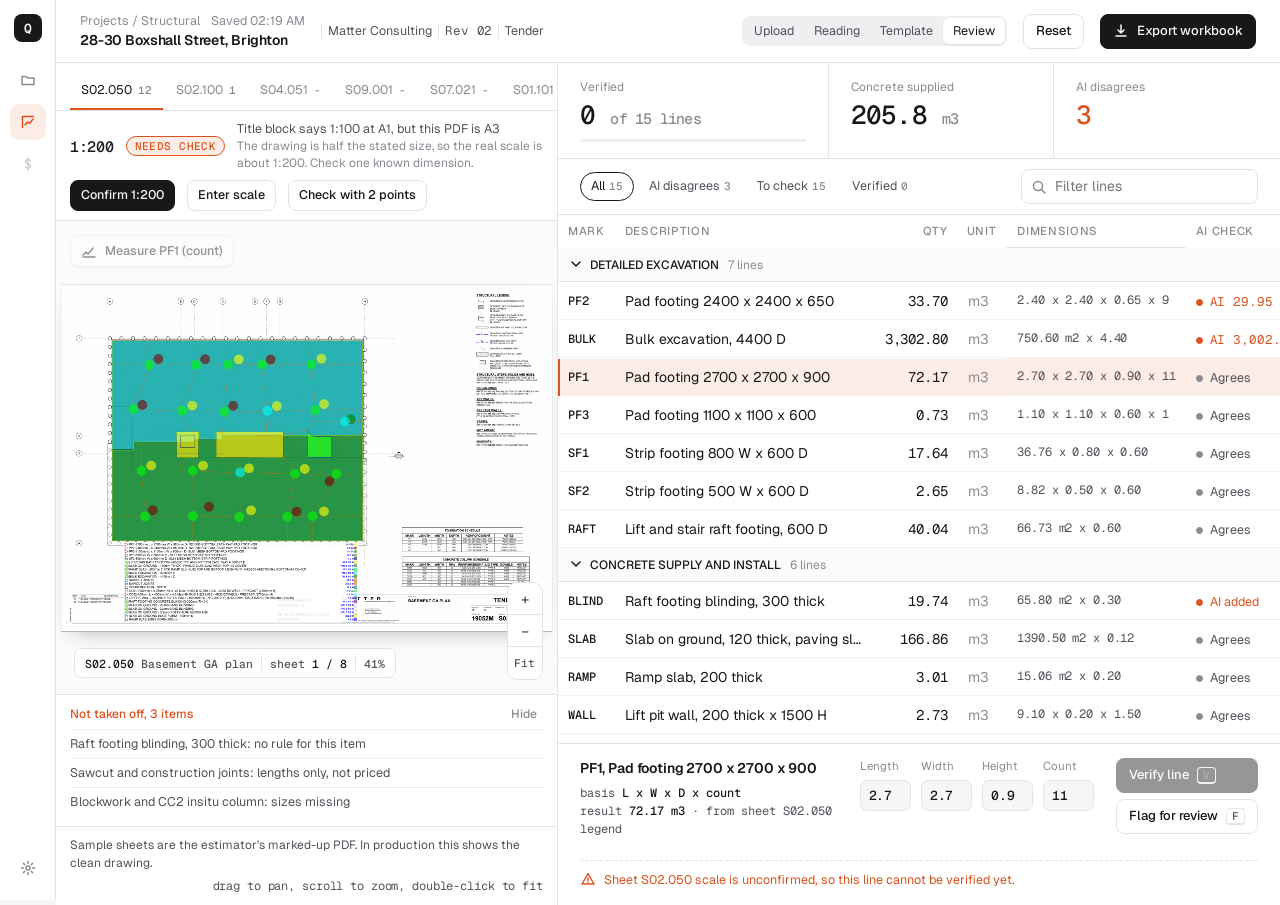
<file: design/estimator_ui.html>
<!doctype html>
<html lang="en">
<head>
<meta charset="utf-8">
<meta name="viewport" content="width=device-width, initial-scale=1">
<title>Quantidawn Takeoff Workspace</title>
<link rel="preconnect" href="https://fonts.googleapis.com">
<link rel="preconnect" href="https://fonts.gstatic.com" crossorigin>
<link href="https://fonts.googleapis.com/css2?family=Geist:wght@400;500;600&family=Geist+Mono:wght@400;500&display=swap" rel="stylesheet">
<style>
:root{
  --bg:#f6f6f7; --surface:#ffffff; --ink:#18181b; --ink-2:#52525b; --ink-3:#8a8a93;
  --line:#e4e4e7; --line-2:#efeff1; --accent:#d9531e; --accent-soft:#fbece5;
  --paper:#fbfbfa; --plan-line:#c9c9ce;
  --font:'Geist',ui-sans-serif,system-ui,-apple-system,'Segoe UI',sans-serif;
  --mono:'Geist Mono',ui-monospace,'SF Mono',Menlo,monospace;
  --ease:cubic-bezier(.16,1,.3,1);
}
@media (prefers-color-scheme:dark){
  :root{--bg:#0f0f11;--surface:#16161a;--ink:#f4f4f5;--ink-2:#a1a1aa;--ink-3:#71717a;
    --line:#27272c;--line-2:#1e1e22;--accent:#ef6a35;--accent-soft:#2a1710;--paper:#1a1a1e;--plan-line:#3a3a41}
}
*{box-sizing:border-box;margin:0}
html,body{height:100%}
body{background:var(--bg);color:var(--ink);font:14px/1.45 var(--font);-webkit-font-smoothing:antialiased}
button{font:inherit;color:inherit;background:none;border:0;cursor:pointer}
.num{font-family:var(--mono);font-variant-numeric:tabular-nums;letter-spacing:-.01em}
svg.i{width:16px;height:16px;fill:none;stroke:currentColor;stroke-width:1.5;stroke-linecap:round;stroke-linejoin:round;flex:none}

/* shell */
.app{display:grid;grid-template-columns:56px 1fr;min-height:100dvh}
.rail{border-right:1px solid var(--line);background:var(--surface);display:flex;flex-direction:column;align-items:center;padding:14px 0;gap:6px;position:sticky;top:0;height:100dvh}
.mark{width:28px;height:28px;border-radius:8px;background:var(--ink);color:var(--bg);display:grid;place-items:center;font:600 13px var(--mono);margin-bottom:14px}
.rail button{width:36px;height:36px;border-radius:9px;display:grid;place-items:center;color:var(--ink-3);transition:background .2s,color .2s}
.rail button:hover{background:var(--line-2);color:var(--ink)}
.rail button.on{background:var(--accent-soft);color:var(--accent)}
.rail .sp{flex:1}
main{min-width:0;display:flex;flex-direction:column}
.top{display:flex;align-items:center;gap:16px;padding:12px 24px;border-bottom:1px solid var(--line);background:var(--surface);position:sticky;top:0;z-index:5}
.crumb{color:var(--ink-3);font-size:12.5px}
.title{font-weight:600;letter-spacing:-.01em}
.meta{display:flex;gap:6px;align-items:center;color:var(--ink-2);font-size:12.5px}
.sep{width:1px;height:16px;background:var(--line)}
.grow{flex:1}
.seg{display:flex;background:var(--line-2);border-radius:8px;padding:2px}
.seg button{padding:4px 10px;border-radius:6px;font-size:12.5px;color:var(--ink-2);transition:.2s}
.seg button.on{background:var(--surface);color:var(--ink);box-shadow:0 1px 2px rgba(24,24,27,.08)}
.btn{display:inline-flex;align-items:center;gap:8px;padding:7px 12px;border-radius:8px;font-weight:500;font-size:13px;border:1px solid var(--line);background:var(--surface);transition:transform .15s var(--ease),background .2s,border-color .2s}
.btn:hover{background:var(--line-2)}
.btn:active{transform:translateY(1px) scale(.98)}
.btn.primary{background:var(--ink);color:var(--bg);border-color:var(--ink)}
.btn.primary:hover{background:var(--ink-2)}
.btn.accent{background:var(--accent);border-color:var(--accent);color:#fff}
.btn[disabled]{opacity:.45;pointer-events:none}
.kbd{font:500 11px var(--mono);border:1px solid var(--line);border-bottom-width:2px;border-radius:4px;padding:0 5px;color:var(--ink-2)}

.view{display:none;flex:1;min-height:0}
.view.on{display:block}

/* ---------- upload ---------- */
.upload{display:grid;grid-template-columns:1.25fr 1fr;min-height:calc(100dvh - 58px)}
.drop{margin:32px;border:1.5px dashed var(--plan-line);border-radius:20px;display:flex;flex-direction:column;justify-content:flex-end;padding:40px;position:relative;overflow:hidden;
  background:
   linear-gradient(var(--line-2) 1px,transparent 1px) 0 0/32px 32px,
   linear-gradient(90deg,var(--line-2) 1px,transparent 1px) 0 0/32px 32px;transition:border-color .25s,background-color .25s}
.drop:hover,.drop.over{border-color:var(--accent)}
.drop h1{font-size:34px;line-height:1.05;letter-spacing:-.03em;font-weight:600;max-width:12ch}
.drop p{color:var(--ink-2);margin:12px 0 24px;max-width:46ch}
.drop .row{display:flex;gap:10px;align-items:center;flex-wrap:wrap}
.drop .ghost{position:absolute;top:40px;right:40px;width:200px;height:140px;border:1px solid var(--plan-line);border-radius:6px;background:var(--paper);transform:rotate(3deg);box-shadow:0 20px 40px -24px rgba(24,24,27,.25)}
.drop .ghost.b{transform:rotate(-4deg) translate(-48px,22px);opacity:.7}
.drop .ghost::after{content:"";position:absolute;inset:14px;background:
  repeating-linear-gradient(0deg,var(--plan-line) 0 1px,transparent 1px 14px),
  repeating-linear-gradient(90deg,var(--plan-line) 0 1px,transparent 1px 14px);opacity:.6}
.how{padding:56px 40px 40px 8px;display:flex;flex-direction:column;gap:28px;justify-content:center}
.how h2{font-size:12px;text-transform:uppercase;letter-spacing:.08em;color:var(--ink-3);font-weight:500}
.step{display:grid;grid-template-columns:32px 1fr;gap:12px;padding-bottom:22px;border-bottom:1px solid var(--line)}
.step:last-child{border-bottom:0}
.step b{font-weight:500;display:block;margin-bottom:2px}
.step span{color:var(--ink-2);font-size:13px}
.step i{font:500 12px var(--mono);color:var(--accent);padding-top:2px}
.recent{margin-top:4px}
.recent a{display:flex;justify-content:space-between;padding:10px 0;border-top:1px solid var(--line);color:var(--ink);text-decoration:none;font-size:13px;cursor:pointer;transition:padding .25s var(--ease)}
.recent a:hover{padding-left:6px}
.recent a span{color:var(--ink-3)}

/* ---------- processing ---------- */
.proc{max-width:760px;padding:64px 40px;margin:0 auto}
.proc h1{font-size:26px;letter-spacing:-.025em;font-weight:600}
.proc .sub{color:var(--ink-2);margin:6px 0 32px}
.pg{display:grid;grid-template-columns:44px 1fr 120px 70px;gap:16px;align-items:center;padding:14px 0;border-top:1px solid var(--line)}
.pg .th{width:44px;height:32px;border-radius:4px;border:1px solid var(--line);background:var(--paper)}
.pg .nm{font-weight:500}.pg .nm small{display:block;color:var(--ink-3);font-weight:400;font-size:12.5px}
.bar{height:4px;border-radius:2px;background:var(--line-2);overflow:hidden}
.bar i{display:block;height:100%;width:0;background:var(--accent);transition:width .6s var(--ease)}
.pg .st{font:500 12px var(--mono);color:var(--ink-3);text-align:right}
.pg.done .st{color:var(--ink)}
.pg.work .th{position:relative;overflow:hidden}
.pg.work .th::after,.sk::after{content:"";position:absolute;inset:0;background:linear-gradient(100deg,transparent 30%,rgba(255,255,255,.55) 50%,transparent 70%);transform:translateX(-100%);animation:shim 1.3s infinite}
@keyframes shim{to{transform:translateX(100%)}}
.live{display:inline-block;width:7px;height:7px;border-radius:50%;background:var(--accent);animation:pulse 1.4s ease-in-out infinite;margin-right:8px}
@keyframes pulse{50%{opacity:.25;transform:scale(.7)}}

/* ---------- review ---------- */
.review{display:grid;grid-template-columns:minmax(380px,.82fr) minmax(0,1.18fr);height:calc(100dvh - 58px)}
.left{border-right:1px solid var(--line);display:flex;flex-direction:column;min-height:0;background:var(--paper)}
.tabs{display:flex;gap:2px;padding:10px 14px 0;border-bottom:1px solid var(--line);background:var(--surface);overflow-x:auto}
.tabs button{padding:8px 11px;font-size:12.5px;color:var(--ink-3);border-bottom:2px solid transparent;white-space:nowrap;transition:color .2s}
.tabs button:hover{color:var(--ink)}
.tabs button.on{color:var(--ink);border-color:var(--accent)}
.tabs button small{font:500 11px var(--mono);margin-left:6px;color:var(--ink-3)}
.plan{flex:1;min-height:0;position:relative;overflow:hidden;cursor:grab;touch-action:none;background:var(--paper)}
.plan.drag{cursor:grabbing}
.vp{position:absolute;left:0;top:0;transform-origin:0 0;will-change:transform;box-shadow:0 0 0 1px var(--line),0 24px 48px -28px rgba(24,24,27,.35);background:#fff}
.vp img{display:block;user-select:none}
.vp svg{position:absolute;left:0;top:0;pointer-events:none}
.vctl{position:absolute;right:14px;bottom:14px;display:flex;flex-direction:column;border:1px solid var(--line);border-radius:10px;background:var(--surface);overflow:hidden}
.vctl button{width:34px;height:32px;font:500 14px var(--mono);color:var(--ink-2);border-bottom:1px solid var(--line);transition:background .2s}
.vctl button:last-child{border-bottom:0;font-size:11px}
.vctl button:hover{background:var(--line-2);color:var(--ink)}
.plan-hud{position:absolute;left:18px;bottom:16px;display:flex;gap:8px;align-items:center;font:500 11.5px var(--mono);color:var(--ink-2);background:var(--surface);border:1px solid var(--line);border-radius:8px;padding:6px 10px}
.plan-hud b{color:var(--ink);font-weight:500}
.legend{border-top:1px solid var(--line);background:var(--surface);padding:10px 14px;display:flex;flex-wrap:wrap;gap:6px 16px;font-size:12px;color:var(--ink-2)}
.legend span{display:flex;align-items:center;gap:6px}
.legend i{width:9px;height:9px;border-radius:2px;display:inline-block}

.right{display:flex;flex-direction:column;min-height:0;min-width:0;background:var(--surface)}
.sum{display:grid;grid-template-columns:1.2fr 1fr 1fr;gap:0;border-bottom:1px solid var(--line)}
.sum>div{padding:16px 22px;border-right:1px solid var(--line)}
.sum>div:last-child{border-right:0}
.sum small{display:block;color:var(--ink-3);font-size:12px;margin-bottom:4px}
.sum .big{font-size:26px;letter-spacing:-.03em;font-weight:500;line-height:1.1}
.sum .big em{font-style:normal;color:var(--ink-3);font-size:15px}
.prog{height:3px;background:var(--line-2);border-radius:2px;margin-top:10px;overflow:hidden}
.prog i{display:block;height:100%;background:var(--ink);width:0;transition:width .5s var(--ease)}
.tools{display:flex;gap:10px;align-items:center;padding:10px 22px;border-bottom:1px solid var(--line)}
.chips{display:flex;gap:4px}
.chip{padding:4px 10px;border-radius:99px;font-size:12.5px;color:var(--ink-2);border:1px solid transparent;transition:.2s}
.chip:hover{background:var(--line-2)}
.chip.on{border-color:var(--ink);color:var(--ink)}
.chip b{font:500 11px var(--mono);margin-left:4px;color:var(--ink-3)}
.find{display:flex;align-items:center;gap:6px;color:var(--ink-3);border:1px solid var(--line);border-radius:8px;padding:5px 9px;min-width:150px}
.find input{border:0;outline:0;background:none;font:inherit;color:var(--ink);width:100%}
.tbl{flex:1;overflow:auto;min-height:0}
table{width:100%;border-collapse:collapse}
thead th{position:sticky;top:0;background:var(--surface);z-index:2;text-align:left;font-weight:500;font-size:11.5px;text-transform:uppercase;letter-spacing:.06em;color:var(--ink-3);padding:8px 10px;border-bottom:1px solid var(--line)}
thead th.r,td.r{text-align:right}
td{padding:0 10px;height:38px;border-bottom:1px solid var(--line-2);white-space:nowrap}
tr.g td{background:var(--paper);height:34px;border-bottom:1px solid var(--line);font-size:12px;font-weight:500;cursor:pointer;position:sticky;z-index:1}
tr.g .tot{color:var(--ink-2);font:500 12px var(--mono)}
tr.g .chev{display:inline-block;transition:transform .25s var(--ease);margin-right:6px;vertical-align:-3px}
tr.g.shut .chev{transform:rotate(-90deg)}
tr.l{cursor:pointer;transition:background .15s;animation:rise .45s var(--ease) both;animation-delay:calc(var(--n)*18ms)}
@keyframes rise{from{opacity:0;transform:translateY(5px)}}
tr.l:hover td{background:var(--line-2)}
tr.l.sel td{background:var(--accent-soft)}
tr.l.sel td:first-child{box-shadow:inset 2px 0 0 var(--accent)}
td.mk{font:500 12px var(--mono);width:78px}
td.ds{max-width:260px;overflow:hidden;text-overflow:ellipsis;color:var(--ink)}
td.ds small{color:var(--ink-3);margin-left:6px}
td.dm{color:var(--ink-2);font-size:12px}
.cf{display:inline-flex;align-items:center;gap:7px;font:500 12px var(--mono)}
.cf i{width:34px;height:3px;border-radius:2px;background:var(--line);position:relative;overflow:hidden}
.cf i::after{content:"";position:absolute;inset:0;width:var(--w);background:var(--ink-2)}
.cf.lo{color:var(--accent)}.cf.lo i::after{background:var(--accent)}
.stt{display:inline-flex;align-items:center;gap:7px;font-size:12.5px;color:var(--ink-2)}
.dot{width:8px;height:8px;border-radius:50%;border:1.5px solid var(--ink-3)}
.stt.ok{color:var(--ink)}.stt.ok .dot{background:var(--ink);border-color:var(--ink)}
.stt.fl{color:var(--accent)}.stt.fl .dot{background:var(--accent);border-color:var(--accent)}

.drawer{border-top:1px solid var(--line);padding:14px 22px 16px;display:grid;grid-template-columns:1.1fr 1fr auto;gap:22px;align-items:start;background:var(--surface);transition:background .25s}
.drawer h3{font-size:14px;font-weight:600;letter-spacing:-.01em}
.drawer .basis{font:12px/1.5 var(--mono);color:var(--ink-2);margin-top:6px}
.drawer .basis b{color:var(--ink);font-weight:500}
.fld{display:grid;grid-template-columns:repeat(4,1fr);gap:10px}
.fld label{display:flex;flex-direction:column;gap:5px;font-size:11.5px;color:var(--ink-3)}
.fld input{width:100%;font:500 13px var(--mono);padding:6px 8px;border:1px solid var(--line);border-radius:7px;background:var(--bg);color:var(--ink);outline:0;transition:border-color .2s,box-shadow .2s}
.fld input:focus{border-color:var(--accent);box-shadow:0 0 0 3px var(--accent-soft)}
.acts{display:flex;flex-direction:column;gap:6px}
.note{grid-column:1/-1;display:flex;gap:8px;align-items:flex-start;color:var(--accent);font-size:12.5px;padding-top:10px;border-top:1px dashed var(--line)}
.note[hidden]{display:none}

.queue{border-top:1px solid var(--line);background:var(--surface);padding:10px 14px}
.queue h4{font-size:12px;font-weight:500;display:flex;justify-content:space-between;align-items:center;color:var(--accent)}
.queue h4 button{color:var(--ink-3);font-size:12px}
.queue ul{padding:0;margin-top:4px;display:grid;gap:0}
.queue li{list-style:none;font-size:12.5px;color:var(--ink-2);padding:5px 0;border-top:1px solid var(--line-2)}
.queue.off ul{display:none}

.skrow{height:38px;border-bottom:1px solid var(--line-2);position:relative;overflow:hidden}

@media (max-width:1100px){
  .review{grid-template-columns:1fr;height:auto}
  .left{min-height:420px;border-right:0;border-bottom:1px solid var(--line)}
  .right{min-height:70dvh}
  .drawer{grid-template-columns:1fr}
}
@media (max-width:760px){
  .app{grid-template-columns:1fr}
  .rail{position:static;height:auto;flex-direction:row;padding:8px 12px;border-right:0;border-bottom:1px solid var(--line)}
  .rail .sp{display:none}.mark{margin:0 8px 0 0}
  .upload{grid-template-columns:1fr}
  .drop{margin:16px;padding:24px;min-height:340px}.drop .ghost{display:none}
  .how{padding:8px 20px 32px}
  .top{flex-wrap:wrap;padding:10px 16px}
  .sum{grid-template-columns:1fr 1fr}.sum>div:first-child{grid-column:1/-1;border-right:0;border-bottom:1px solid var(--line)}
  .fld{grid-template-columns:repeat(2,1fr)}
  .hide-s{display:none}
  .pg{grid-template-columns:36px 1fr 60px}.pg .bar{display:none}
}
@media (prefers-reduced-motion:reduce){*{animation:none!important;transition:none!important}}

/* ---------- template mapping ---------- */
.tpl{display:grid;grid-template-columns:minmax(300px,.8fr) minmax(0,1.2fr);height:calc(100dvh - 58px)}
.tpl>.l{border-right:1px solid var(--line);background:var(--paper);display:flex;flex-direction:column;min-height:0}
.tpl>.l header,.tpl>.r header{padding:16px 22px;border-bottom:1px solid var(--line);background:var(--surface)}
.tpl h2{font-size:15px;font-weight:600;letter-spacing:-.01em}
.tpl .hint{color:var(--ink-2);font-size:12.5px;margin-top:3px}
.file{display:flex;align-items:center;gap:10px;margin-top:12px;padding:9px 12px;border:1px solid var(--line);border-radius:10px;background:var(--bg)}
.file b{font-weight:500}.file small{display:block;color:var(--ink-3);font-size:12px}
.sheets{padding:8px 22px;overflow:auto;flex:1}
.sh{display:grid;grid-template-columns:1fr auto;gap:2px 12px;padding:12px 0;border-bottom:1px solid var(--line)}
.sh b{font-weight:500}.sh .k{font:500 11px var(--mono);color:var(--ink-3);text-transform:uppercase;letter-spacing:.05em}
.sh .c{grid-column:1/-1;display:flex;gap:6px;flex-wrap:wrap;margin-top:6px}
.tag{font:500 11.5px var(--mono);padding:2px 7px;border-radius:5px;background:var(--line-2);color:var(--ink-2)}
.tag.on{background:var(--accent-soft);color:var(--accent)}
.rules{padding:12px 22px;border-top:1px solid var(--line);background:var(--surface);font-size:12.5px;color:var(--ink-2);display:grid;gap:5px}
.rules div{display:flex;gap:8px}.rules svg{color:var(--ink);margin-top:2px}
.tpl>.r{display:flex;flex-direction:column;min-height:0;background:var(--surface)}
.mrow{cursor:default}
.arrow{color:var(--ink-3);text-align:center;width:28px}
.rowaddr{font:500 12px var(--mono);color:var(--ink-2)}
.score{font:500 12px var(--mono)}
.score.lo{color:var(--accent)}
.tpl .foot{border-top:1px solid var(--line);padding:12px 22px;display:flex;gap:10px;align-items:center;background:var(--surface)}
.tpl .foot span{color:var(--ink-2);font-size:12.5px}

/* ---------- pop-out plan window ---------- */
.tabs .grow{flex:1}
.tabs .pop{display:flex;align-items:center;gap:6px;padding:6px 10px;margin:0 0 4px;border-radius:8px;font-size:12.5px;color:var(--ink-2);border:1px solid var(--line);align-self:center;white-space:nowrap;transition:background .2s}
.tabs .pop:hover{background:var(--line-2);color:var(--ink)}
.away{display:none;flex:1;place-items:center;text-align:center;padding:40px;color:var(--ink-2)}
.away b{display:block;font-size:15px;color:var(--ink);margin-bottom:6px;font-weight:600}
.away .btn{margin-top:16px}
.left.out .plan,.left.out .legend{display:none}
.left.out .away{display:grid}
body.pop .rail,body.pop .top,body.pop .right,body.pop .queue,body.pop .legend,body.pop .tabs .pop{display:none}
body.pop .app{grid-template-columns:1fr}
body.pop .review{grid-template-columns:1fr;height:100dvh}
body.pop .left{border-right:0}
.popnote{position:absolute;left:18px;top:14px;font:500 12px var(--mono);background:var(--surface);border:1px solid var(--line);border-radius:8px;padding:6px 10px;color:var(--ink-2);display:none}
body.pop .popnote{display:block}
.popnote b{color:var(--accent);font-weight:500}

/* ---------- scale confirmation ---------- */
.scalebar{border-bottom:1px solid var(--line);background:var(--surface);padding:9px 14px;display:flex;flex-wrap:wrap;gap:8px 12px;align-items:center;font-size:12.5px}
.scalebar .ratio{font:500 15px var(--mono);letter-spacing:-.02em}
.scalebar .src{color:var(--ink-2);flex:1 1 220px}
.scalebar .src small{display:block;color:var(--ink-3);font-size:12px}
.badge{font:500 11px var(--mono);padding:2px 8px;border-radius:99px;text-transform:uppercase;letter-spacing:.04em;border:1px solid var(--line);color:var(--ink-2)}
.badge.chk{color:var(--accent);border-color:var(--accent);background:var(--accent-soft)}
.badge.ok{color:var(--bg);background:var(--ink);border-color:var(--ink)}
.scalebar .btn{padding:5px 10px;font-size:12.5px}
.calform{flex-basis:100%;display:flex;gap:10px;align-items:center;flex-wrap:wrap;padding-top:8px;border-top:1px dashed var(--line)}
.calform input{width:92px;font:500 13px var(--mono);padding:5px 8px;border:1px solid var(--line);border-radius:7px;background:var(--bg);color:var(--ink);outline:0}
.calform input:focus{border-color:var(--accent);box-shadow:0 0 0 3px var(--accent-soft)}
.calform .res{font:500 12px var(--mono);color:var(--ink-2)}
.calform .res b{color:var(--ink);font-weight:500}.calform .res.bad b{color:var(--accent)}
.plan.cal{cursor:crosshair}
.gate{display:flex;gap:8px;align-items:flex-start;color:var(--ink-2);font-size:12.5px}

/* ---------- measuring tools ---------- */
.tools2{position:absolute;left:14px;top:14px;display:flex;gap:6px;align-items:center;z-index:3}
.tools2 .btn{padding:6px 10px;font-size:12.5px;box-shadow:0 1px 2px rgba(24,24,27,.06)}
.tools2 .btn.live{background:var(--accent);border-color:var(--accent);color:#fff}
.meas{font:500 12px var(--mono);background:var(--surface);border:1px solid var(--line);border-radius:8px;padding:6px 10px;color:var(--ink-2);max-width:360px}
.meas b{color:var(--accent);font-weight:500}
.plan.tool{cursor:crosshair}
.mlink{color:var(--ink-3);text-decoration:underline;cursor:pointer;margin-left:8px}
.mlink:hover{color:var(--accent)}
.ag{display:inline-flex;align-items:center;gap:7px;font-size:12.5px;color:var(--ink-2)}
.ag i{width:7px;height:7px;border-radius:50%;border:1.5px solid var(--ink-3)}
.ag.ok i{background:var(--ink-3)}
.ag.bad{color:var(--accent)}.ag.bad i{background:var(--accent);border-color:var(--accent)}
.ag.mute{color:var(--ink-3)}
.aibox{grid-column:1/-1;display:flex;gap:16px;align-items:center;justify-content:space-between;padding:10px 12px;border:1px solid var(--accent);border-radius:10px;background:var(--accent-soft);font-size:12.5px;color:var(--ink)}
.aibox b{display:block;color:var(--accent);font-weight:600;margin-bottom:2px}
.aibox span{color:var(--ink-2)}
.acts2{display:flex;gap:6px;flex:none}
</style>
</head>
<body>
<div class="app">
  <nav class="rail" aria-label="Primary">
    <div class="mark">Q</div>
    <button data-go="upload" title="Projects" aria-label="Projects"><svg class="i" viewBox="0 0 16 16"><path d="M2 4.5h4l1.5 1.5H14v6.5H2z"/></svg></button>
    <button class="on" data-go="review" title="Takeoff" aria-label="Takeoff"><svg class="i" viewBox="0 0 16 16"><path d="M2.5 13.5v-11h11M5 11l2.5-3 2 1.5L13 5"/></svg></button>
    <button title="Pricing (not built yet)" aria-label="Pricing" style="opacity:.4"><svg class="i" viewBox="0 0 16 16"><path d="M8 2v12M10.5 5C10 4 9 3.6 8 3.6c-1.4 0-2.5.8-2.5 2s1 1.8 2.5 2.2 2.5.8 2.5 2.2-1.1 2-2.5 2c-1.100 0-2.100-.4-2.600-1.400"/></svg></button>
    <div class="sp"></div>
    <button title="Settings" aria-label="Settings"><svg class="i" viewBox="0 0 16 16"><circle cx="8" cy="8" r="2"/><path d="M8 1.5v2M8 12.5v2M1.500 8h2M12.500 8h2M3.400 3.400l1.400 1.400M11.200 11.200l1.400 1.400M3.400 12.600l1.400-1.400M11.200 4.800l1.400-1.400"/></svg></button>
  </nav>

  <main>
    <header class="top">
      <div>
        <div class="crumb">Projects / Structural <span id="saveLbl" style="margin-left:8px"></span></div>
        <div class="title" id="ptitle">28-30 Boxshall Street, Brighton</div>
      </div>
      <div class="meta hide-s"><span class="sep"></span><span>Matter Consulting</span><span class="sep"></span><span class="num">Rev 02</span><span class="sep"></span><span>Tender</span></div>
      <div class="grow"></div>
      <div class="seg" role="tablist" aria-label="Prototype state">
        <button data-go="upload">Upload</button>
        <button data-go="processing">Reading</button>
        <button data-go="template">Template</button>
        <button class="on" data-go="review">Review</button>
      </div>
      <button class="btn" id="resetBtn" title="Clear saved measurements">Reset</button>
      <button class="btn primary" id="exportBtn"><svg class="i" viewBox="0 0 16 16"><path d="M8 2v8m0 0L5 7m3 3l3-3M3 13h10"/></svg>Export workbook</button>
    </header>

    <!-- UPLOAD -->
    <section class="view" id="v-upload">
      <div class="upload">
        <div class="drop" id="drop" tabindex="0">
          <div class="ghost b"></div><div class="ghost"></div>
          <h1>Drop the plan set. Get a takeoff to check.</h1>
          <p>PDF drawings from the architect or engineer. We read schedules, count items and measure areas, then hand you every line with its source so you can confirm or correct it.</p>
          <div class="row">
            <button class="btn accent" data-go="processing"><svg class="i" viewBox="0 0 16 16"><path d="M8 11V3m0 0L5 6m3-3l3 3M3 13h10"/></svg>Choose PDF files</button>
            <button class="btn" data-go="template">Use client's Excel template</button>
            <span style="color:var(--ink-3);font-size:12.5px;flex-basis:100%;margin-top:4px">or drag PDFs here, up to 40 sheets</span>
          </div>
        </div>
        <div class="how">
          <div>
            <h2>How a job runs</h2>
            <div style="height:14px"></div>
            <div class="step"><i>01</i><div><b>Sheets are read</b><span>Titles, scale, schedules and legends are picked up page by page.</span></div></div>
            <div class="step"><i>02</i><div><b>Quantities are measured</b><span>Footings, slabs, columns and walls become lines grouped by work item.</span></div></div>
            <div class="step"><i>03</i><div><b>You verify</b><span>Low-confidence and unmeasurable items are queued first. Nothing leaves as final until you confirm it.</span></div></div>
          </div>
          <div class="recent">
            <h2 style="margin-bottom:6px">Recent</h2>
            <a data-go="review">28-30 Boxshall Street, Brighton <span class="num">35 lines</span></a>
            <a data-go="review">82 Westgarth St, Fitzroy <span class="num">69 lines</span></a>
            <a data-go="review">BC26084 Orana Cleaning <span class="num">draft</span></a>
          </div>
        </div>
      </div>
    </section>

    <!-- PROCESSING -->
    <section class="view" id="v-processing">
      <div class="proc">
        <h1><span class="live"></span>Reading 8 sheets</h1>
        <p class="sub" id="procSub">Matter Consulting, S02.050 to S02.601. This takes a minute or two.</p>
        <div id="pages"></div>
        <div style="margin-top:28px;display:flex;gap:10px">
          <button class="btn" data-go="upload">Cancel</button>
          <button class="btn" data-go="review">Skip to results</button>
        </div>
      </div>
    </section>


    <!-- TEMPLATE MAPPING -->
    <section class="view" id="v-template">
      <div class="tpl">
        <div class="l">
          <header>
            <h2>Client template</h2>
            <div class="hint">We read the file's layout and fill only the cells meant for typing. Formulas stay untouched.</div>
            <div class="file"><svg class="i" viewBox="0 0 16 16"><path d="M4 2h5l3 3v9H4zM9 2v3h3"/></svg><div><b>Westgarth takeoff template.xlsx</b><small>2 sheets, 270 rows, read in 0.4 s</small></div></div>
          </header>
          <div class="sheets" id="sheets"></div>
          <div class="rules">
            <div><svg class="i" viewBox="0 0 16 16"><path d="M3 8.500l3 3 7-7"/></svg>Formulas are never overwritten</div>
            <div><svg class="i" viewBox="0 0 16 16"><path d="M3 8.500l3 3 7-7"/></svg>Rows with several input cells are listed for you to complete</div>
            <div><svg class="i" viewBox="0 0 16 16"><path d="M3 8.500l3 3 7-7"/></svg>Lines with no matching row go to an Unassigned sheet</div>
          </div>
        </div>
        <div class="r">
          <header>
            <h2>Match our takeoff to their rows</h2>
            <div class="hint">Matched by mark first, then description. Showing <span class="num" id="mC">0</span>. Check the uncertain ones, then fill.</div>
          </header>
          <div class="sum">
            <div><small>Matched</small><div class="big num"><span id="m1">68</span> <em>of 69 lines</em></div></div>
            <div><small>Template rows left empty</small><div class="big num">232</div></div>
            <div><small>Unassigned</small><div class="big num" style="color:var(--accent)">1</div></div>
          </div>
          <div class="tbl" id="mtbl"></div>
          <div class="foot"><button class="btn primary" id="fillBtn">Fill template</button><button class="btn" data-go="review">Back to review</button><span id="fillMsg">Original file is never modified. A copy is written.</span></div>
        </div>
      </div>
    </section>

    <!-- REVIEW -->
    <section class="view on" id="v-review">
      <div class="review">
        <div class="left">
          <div class="tabs" id="tabs"></div>
          <div class="scalebar" id="scalebar"></div>
          <div class="away" id="away"><div><b>Plan is open in another window</b>Selecting a line in the table moves it there.<br><button class="btn" id="dock">Bring plan back here</button></div></div>
          <div class="plan" id="plan"></div>
          <div class="queue" id="queue"><h4><span>Not taken off, 3 items</span><button id="qx">Hide</button></h4><ul id="qlist"></ul></div>
          <div class="legend" id="legend"></div>
        </div>
        <div class="right">
          <div class="sum">
            <div><small>Verified</small><div class="big num"><span id="vN">0</span> <em>of <span id="vT">0</span> lines</em></div><div class="prog"><i id="vBar"></i></div></div>
            <div><small>Concrete supplied</small><div class="big num"><span id="cTot">0</span> <em>m3</em></div></div>
            <div><small>AI disagrees</small><div class="big num" style="color:var(--accent)"><span id="rN">0</span></div></div>
          </div>
          <div class="tools">
            <div class="chips" id="chips"></div>
            <div class="grow"></div>
            <label class="find"><svg class="i" viewBox="0 0 16 16"><circle cx="7" cy="7" r="4.500"/><path d="M10.500 10.500L14 14"/></svg><input id="q" placeholder="Filter lines" aria-label="Filter lines"></label>
          </div>
          <div class="tbl" id="tbl"></div>
          <div class="drawer" id="drawer"></div>
        </div>
      </div>
    </section>
  </main>
</div>


<script>
/* --- data: Boxshall legend lines as derived by the pipeline (quantities from the sample takeoff) --- */
const GROUPS = ["Detailed excavation","Concrete supply and install","Formworks"];
const LINES = [
 {id:1, g:0, mk:"PF1", ds:"Pad footing 2700 x 2700 x 900", q:72.17, u:"m3", dm:"2.70 x 2.70 x 0.90  x 11", n:{L:2.7,W:2.7,H:.9,N:11}, basis:"L x W x D x count", sheet:1, cf:98, st:"pn", shape:"PF1"},
 {id:2, g:0, mk:"PF2", ds:"Pad footing 2400 x 2400 x 650", q:33.70, u:"m3", dm:"2.40 x 2.40 x 0.65  x 9", n:{L:2.4,W:2.4,H:.65,N:9}, basis:"L x W x D x count", sheet:1, cf:97, st:"pn", shape:"PF2"},
 {id:3, g:0, mk:"PF3", ds:"Pad footing 1100 x 1100 x 600", q:0.73, u:"m3", dm:"1.10 x 1.10 x 0.60  x 1", n:{L:1.1,W:1.1,H:.6,N:1}, basis:"L x W x D x count", sheet:1, cf:96, st:"pn", shape:"PF3"},
 {id:4, g:0, mk:"SF1", ds:"Strip footing 800 W x 600 D", q:17.64, u:"m3", dm:"36.76 x 0.80 x 0.60", n:{L:36.76,W:.8,H:.6,N:1}, basis:"length x W x D", sheet:1, cf:95, st:"pn", shape:"SF"},
 {id:5, g:0, mk:"SF2", ds:"Strip footing 500 W x 600 D", q:2.65, u:"m3", dm:"8.82 x 0.50 x 0.60", n:{L:8.82,W:.5,H:.6,N:1}, basis:"length x W x D", sheet:1, cf:93, st:"pn", shape:"SF"},
 {id:6, g:0, mk:"RAFT", ds:"Lift and stair raft footing, 600 D", q:40.04, u:"m3", dm:"66.73 m2 x 0.60", n:{L:66.73,W:1,H:.6,N:1}, basis:"plan area x depth", sheet:1, cf:90, st:"pn", shape:"RAFT"},
 {id:7, g:0, mk:"BULK", ds:"Bulk excavation, 4400 D", q:3302.8, u:"m3", dm:"750.60 m2 x 4.40", n:{L:750.6,W:1,H:4.4,N:1}, basis:"plan area x depth", sheet:1, cf:68, st:"fl", shape:"BULK", note:"Depth read from the legend label only. Confirm against the sections before relying on this volume."},
 {id:8, g:1, mk:"SLAB", ds:"Slab on ground, 120 thick, paving slab", q:166.86, u:"m3", dm:"1390.50 m2 x 0.12", n:{L:1390.5,W:1,H:.12,N:1}, basis:"plan area x thickness", sheet:1, cf:94, st:"pn", shape:"SLAB"},
 {id:9, g:1, mk:"RAMP", ds:"Ramp slab, 200 thick", q:3.01, u:"m3", dm:"15.06 m2 x 0.20", n:{L:15.06,W:1,H:.2,N:1}, basis:"plan area x thickness", sheet:1, cf:91, st:"pn", shape:"RAMP"},
 {id:10, g:1, mk:"WALL", ds:"Lift pit wall, 200 thick x 1500 H", q:2.73, u:"m3", dm:"9.10 x 0.20 x 1.50", n:{L:9.1,W:.2,H:1.5,N:1}, basis:"length x thickness x height", sheet:1, cf:92, st:"pn", shape:"WALL"},
 {id:11, g:1, mk:"CC01", ds:"Precast column 1000 x 250, 2700 H", q:12.15, u:"m3", dm:"1.00 x 0.25 x 2.70  x 18", n:{L:1,W:.25,H:2.7,N:18}, basis:"L x W x H x count", sheet:1, cf:97, st:"pn", shape:"CC"},
 {id:12, g:1, mk:"CC02", ds:"Precast column 400 x 400, 2700 H", q:1.30, u:"m3", dm:"0.40 x 0.40 x 2.70  x 3", n:{L:.4,W:.4,H:2.7,N:3}, basis:"L x W x H x count", sheet:1, cf:97, st:"pn", shape:"CC"},
 {id:13, g:2, mk:"EDGE", ds:"Slab on ground edge form, 120 D", q:24.31, u:"m2", dm:"202.60 m x 0.12", n:{L:202.6,W:1,H:.12,N:1}, basis:"edge length x height", sheet:1, cf:61, st:"fl", shape:"EDGE", note:"Not in the estimator's earlier takeoff. Check whether edge form is intended here."},
 {id:15, g:1, mk:"BLIND", ds:"Raft footing blinding, 300 thick", q:19.74, u:"m3", dm:"65.80 m2 x 0.30", n:{L:65.8,W:1,H:.3,N:1}, basis:"plan area x thickness", sheet:1, cf:50, st:"pn", shape:"RAFT"},
 {id:14, g:2, mk:"WALL", ds:"Lift pit wall, both faces", q:27.30, u:"m2", dm:"9.10 x 2 x 1.50", n:{L:9.1,W:1,H:1.5,N:1}, basis:"length x 2 faces x height", sheet:1, cf:92, st:"pn", shape:"WALL"}
];

/* --- measuring: shapes drawn on the plan feed the takeoff line --- */
const MT={15:"area",1:"count",2:"count",3:"count",4:"len",5:"len",6:"area",7:"area",8:"area",9:"area",10:"len",11:"count",12:"count",13:"len",14:"len"};
LINES.forEach(l=>l.mt=MT[l.id]);
/* second-opinion results: status comes from comparing two independent runs (core/reconcile.py) */
LINES.forEach(l=>{l.ag="agreed";l.aiq=l.q;l.agr=""});
const AGR={
 2:["disputed",29.95,"AI counts 8 pads, logic counts 9. AI 29.95 vs logic 33.70 (-11.1%)."],
 7:["disputed",3002.40,"AI reads the depth as 4.0 m, logic uses 4.4 m from the legend. AI 3002.40 vs logic 3302.80 (-9.1%)."],
 13:["unconfirmed",null,"The AI did not report this line, so nothing independent supports it."],
 15:["ai_only",19.74,"The AI found this line. The logic has no rule for raft blinding, so it was not produced."]};
Object.entries(AGR).forEach(([id,[ag,q,why]])=>{const l=LINES.find(x=>x.id===+id);l.ag=ag;l.aiq=q;l.agr=why});
const AG_PRI={disputed:0,ai_only:1,unconfirmed:2,agreed:3,resolved:3};
const MEAS={}, TOOL={on:false,pts:[]}, SELS={id:null,idx:null};
let DRAG=null;
const MT_NAME={len:"length",area:"area",count:"count"};
function qty(l){const n=l.n;
  if(l.id===13)return n.L*n.H;           // edge form: length x height
  if(l.id===14)return n.L*2*n.H;         // wall formwork: both faces
  return n.L*n.W*n.H*n.N}
function dmOf(l){const n=l.n;
  if(l.mt==="area")return `${fmt(n.L)} m2 x ${fmt(n.H)}`;
  if(l.id===13)return `${fmt(n.L)} m x ${fmt(n.H)}`;
  if(l.id===14)return `${fmt(n.L)} x 2 x ${fmt(n.H)}`;
  return `${fmt(n.L)} x ${fmt(n.W)} x ${fmt(n.H)}${n.N>1?"  x "+n.N:""}`}
const mPerPt=()=>PT_MM*SCALES[V.page].ratio/1000;
const lenPt=p=>p.reduce((a,q,i)=>i?a+Math.hypot(q[0]-p[i-1][0],q[1]-p[i-1][1]):0,0);
const areaPt=p=>Math.abs(p.reduce((a,q,i)=>{const r=p[(i+1)%p.length];return a+q[0]*r[1]-r[0]*q[1]},0))/2;
function shapeValue(sh){const m=SCALES[sh.page].ratio?PT_MM*SCALES[sh.page].ratio/1000:0;
  return sh.kind==="len"?lenPt(sh.pts)*m:sh.kind==="area"?areaPt(sh.pts)*m*m:sh.pts.length}
function recompute(l){
  const M=MEAS[l.id]||[];
  if(!M.length){if(l.orig){l.n={...l.orig.n};l.q=l.orig.q;l.dm=l.orig.dm;l.st=l.orig.st;l.src=l.orig.src;delete l.orig}return}
  if(!l.orig)l.orig={n:{...l.n},q:l.q,dm:l.dm,st:l.st,src:l.src};
  const tot=M.reduce((a,sh)=>a+shapeValue(sh),0);
  if(l.mt==="count")l.n.N=tot;else l.n.L=+tot.toFixed(4);
  l.q=qty(l);l.dm=dmOf(l);l.st="pn";l.src="measured";
}
function toolOK(){return scaleOk(V.page)&&!CAL.on}
function liveText(){
  const l=LINES.find(x=>x.id===st.sel);if(!TOOL.on||!l)return "";
  const m=mPerPt(),p=TOOL.pts;
  const v=l.mt==="len"?lenPt(p)*m:l.mt==="area"?(p.length>2?areaPt(p)*m*m:0):p.length;
  const u=l.mt==="len"?"m":l.mt==="area"?"m2":"";
  const how=l.mt==="count"?"Click each item":l.mt==="len"?"Click along the run, double-click to finish":"Click corners, double-click to close";
  return `Measuring <b>${l.mk}</b> by ${MT_NAME[l.mt]}: <b>${l.mt==="count"?v:v.toFixed(2)} ${u}</b><br>${how}. Esc cancels, Backspace undoes`;
}
function renderTools(){
  const el=$("#tools2");if(!el)return;
  const l=LINES.find(x=>x.id===st.sel);
  const dis=!toolOK()||!l;
  el.innerHTML=TOOL.on
    ?`<button class="btn live" id="tFin">Finish</button><button class="btn" id="tCan">Cancel</button><div class="meas">${liveText()}</div>`
    :`<button class="btn" id="tMeas" ${dis?"disabled":""} title="${!scaleOk(V.page)?"Confirm this sheet's scale first":"Draw on the plan to set the quantity"}"><svg class="i" viewBox="0 0 16 16"><path d="M2 12l3-3 2 2 5-6M2 14h12"/></svg>Measure ${l?l.mk+" ("+MT_NAME[l.mt]+")":""}</button>`
     +(SELS.id!=null?`<button class="btn" id="tDel">Delete shape <span class="kbd">Del</span></button>`:"")
     +(MEAS[st.sel]&&MEAS[st.sel].length?`<span class="meas">${MEAS[st.sel].length} shape${MEAS[st.sel].length>1?"s":""} on this line${SELS.id==null?". Click a shape to select, drag a corner to adjust":""}</span>`:"");
  const a=$("#tMeas");if(a)a.onclick=startMeasure;
  const f=$("#tFin");if(f)f.onclick=finishShape;
  const dl=$("#tDel");if(dl)dl.onclick=deleteShape;
  const c=$("#tCan");if(c)c.onclick=cancelMeasure;
  $("#plan").classList.toggle("tool",TOOL.on);
}
function startMeasure(){
  const l=LINES.find(x=>x.id===st.sel);if(!l||!toolOK())return;
  if(l.sheet-1!==V.page)setPage(l.sheet-1);
  TOOL.on=true;TOOL.pts=[];renderTools();drawOverlays()}
function cancelMeasure(){TOOL.on=false;TOOL.pts=[];renderTools();drawOverlays()}
function addPoint(pt){
  const l=LINES.find(x=>x.id===st.sel);if(!TOOL.on||!l)return;
  if(l.mt==="count"){(MEAS[l.id]=MEAS[l.id]||[]).push({page:V.page,kind:"count",pts:[pt]});recompute(l);renderAll();renderTools();drawOverlays();TOOL.on=true;renderTools();return}
  TOOL.pts.push(pt);renderTools();drawOverlays()}
function finishShape(){
  const l=LINES.find(x=>x.id===st.sel);if(!TOOL.on||!l)return;
  if(l.mt==="count"){cancelMeasure();return}
  const min=l.mt==="len"?2:3;
  if(TOOL.pts.length<min){cancelMeasure();return}
  (MEAS[l.id]=MEAS[l.id]||[]).push({page:V.page,kind:l.mt,pts:TOOL.pts.slice()});
  recompute(l);TOOL.on=false;TOOL.pts=[];renderAll();renderTools();drawOverlays()}
function segDist(p,a,b){const dx=b[0]-a[0],dy=b[1]-a[1],L=dx*dx+dy*dy;let t=L?((p[0]-a[0])*dx+(p[1]-a[1])*dy)/L:0;t=Math.max(0,Math.min(1,t));return Math.hypot(p[0]-a[0]-t*dx,p[1]-a[1]-t*dy)}
function inPoly(p,pts){let c=false;for(let i=0,j=pts.length-1;i<pts.length;j=i++){const a=pts[i],b=pts[j];if((a[1]>p[1])!==(b[1]>p[1])&&p[0]<(b[0]-a[0])*(p[1]-a[1])/(b[1]-a[1])+a[0])c=!c}return c}
function findVertex(pt){
  const tol=10/V.k,list=MEAS[st.sel]||[];
  for(let si=list.length-1;si>=0;si--){const sh=list[si];if(sh.page!==V.page)continue;
    for(let vi=0;vi<sh.pts.length;vi++)if(Math.hypot(sh.pts[vi][0]-pt[0],sh.pts[vi][1]-pt[1])<=tol)return{id:st.sel,si,vi}}
  return null}
function findShape(pt){
  const tol=8/V.k;let best=null;
  Object.entries(MEAS).forEach(([id,list])=>list.forEach((sh,si)=>{
    if(sh.page!==V.page)return;
    const hit=sh.kind==="count"?Math.hypot(sh.pts[0][0]-pt[0],sh.pts[0][1]-pt[1])<=tol*1.3
      :sh.kind==="len"?sh.pts.some((q,i)=>i&&segDist(pt,sh.pts[i-1],q)<=tol)
      :inPoly(pt,sh.pts);
    if(hit)best={id:+id,idx:si}}));
  return best}
function deleteShape(){
  if(SELS.id==null)return;
  const l=LINES.find(x=>x.id===SELS.id),list=MEAS[SELS.id];
  if(!list||!l){SELS.id=null;return}
  list.splice(SELS.idx,1);if(!list.length)delete MEAS[SELS.id];
  recompute(l);SELS.id=null;SELS.idx=null;renderAll();renderTools();drawOverlays()}
function clearMeasure(){const l=LINES.find(x=>x.id===st.sel);if(!l)return;delete MEAS[l.id];renderAll();renderTools();drawOverlays()}

const LEGROW={"BLIND":16,"PF1": 0, "PF2": 1, "PF3": 2, "SF1": 3, "SF2": 4, "RAFT": 5, "SLAB": 6, "RAMP": 7, "BULK": 9, "WALL": 15, "CC01": 13, "CC02": 14, "EDGE": 19};
const SKIPPED = ["Raft footing blinding, 300 thick: no rule for this item","Sawcut and construction joints: lengths only, not priced","Blockwork and CC2 insitu column: sizes missing"];
const SHEETS = [
 {n:"S02.050",t:"Basement GA plan",c:12},{n:"S02.100",t:"Typical foundation details 1",c:1},{n:"S04.051",t:"AFS elevations",c:0},
 {n:"S09.001",t:"Roof plan",c:0},{n:"S07.021",t:"Level 2 GA plan",c:0},{n:"S01.101",t:"Retention elevations",c:0},
 {n:"S06.001",t:"Ground GA plan",c:0},{n:"S07.011",t:"Level 1 GA plan",c:0}];
const PAGE_W=1191, PAGE_H=842;                // PDF points; page images are 2x
// where each number was read: row of the legend box on sheet 1, in PDF points
const LEG_Y0=624.8, LEG_X0=151, LEG_W=560;
const legRow=i=>[LEG_X0, LEG_Y0+(5+27.9*i)/3.2, LEG_W, 9.2];
const PALETTE = {PF1:"#d9531e",PF2:"#c4893a",PF3:"#7a8a5a",SF:"#6b6b73",RAFT:"#b5a98f",BULK:"#a9aab0",SLAB:"#c9c9ce",RAMP:"#9a7b66",WALL:"#3f3f46",CC:"#52525b",EDGE:"#d9531e"};

const $ = s => document.querySelector(s), $$ = s => [...document.querySelectorAll(s)];
const st = {sel:1, filter:"all", q:"", shut:new Set(), sheet:0};
const fmt = (v,d=2) => v.toLocaleString("en-AU",{minimumFractionDigits:d,maximumFractionDigits:d});
const STT = {ok:["Verified","ok"], pn:["Pending",""], fl:["Review","fl"]};

/* --- views --- */
let procTimer;
function go(v){
  clearInterval(procTimer);
  $$(".view").forEach(e=>e.classList.toggle("on",e.id==="v-"+v));
  $$(".seg button").forEach(b=>b.classList.toggle("on",b.dataset.go===v));
  $$(".rail button[data-go]").forEach(b=>b.classList.toggle("on",b.dataset.go===v||(v==="processing"&&b.dataset.go==="review")));
    $("#exportBtn").style.visibility=(v==="review")?"visible":"hidden";
  if(v==="processing") runProc();
  if(v==="review") renderAll();
  if(v==="template") renderTemplate();
}
$$("[data-go]").forEach(b=>b.addEventListener("click",()=>go(b.dataset.go)));

function runProc(){
  const el=$("#pages"); const pages=SHEETS.concat([{n:"S05.100",t:"Precast wall details"},{n:"S06.000",t:"Stair details"},{n:"S12.000",t:"Masonry details"}]);
  el.innerHTML=pages.map((p,i)=>`<div class="pg" id="pg${i}"><div class="th"></div><div class="nm">${p.n}<small>${p.t}</small></div><div class="bar"><i></i></div><div class="st">queued</div></div>`).join("");
  let i=0;
  const tick=()=>{
    if(i>0){const d=$("#pg"+(i-1));d.classList.remove("work");d.classList.add("done");d.querySelector("i").style.width="100%";d.querySelector(".st").textContent=(i===1?"12 items":"done");}
    if(i>=pages.length){$("#procSub").textContent="All sheets read. Opening results.";clearInterval(procTimer);setTimeout(()=>go("review"),700);return}
    const c=$("#pg"+i);c.classList.add("work");c.querySelector(".st").textContent="reading";c.querySelector("i").style.width="55%";i++;
  };
  tick();procTimer=setInterval(tick,900);
}

/* --- review rendering --- */
function visible(l){
  if(st.filter==="review"&&l.st==="ok")return false;
  if(st.filter==="disp"&&!(l.ag==="disputed"||l.ag==="ai_only"))return false;
  if(st.filter==="verified"&&l.st!=="ok")return false;
  if(st.q&&!(l.ds+l.mk).toLowerCase().includes(st.q.toLowerCase()))return false;
  return true;
}
function agCell(l){
  if(l.ag==="agreed")return `<span class="ag ok"><i></i>Agrees</span>`;
  if(l.ag==="resolved")return `<span class="ag ok"><i></i>Resolved</span>`;
  if(l.ag==="unconfirmed")return `<span class="ag mute"><i></i>AI silent</span>`;
  if(l.ag==="ai_only")return `<span class="ag bad"><i></i>AI added</span>`;
  const d=(l.aiq-l.q)/l.q*100;return `<span class="ag bad num"><i></i>AI ${fmt(l.aiq)} (${d>0?"+":""}${d.toFixed(1)}%)</span>`}
function renderTable(){
  let h=`<table><thead><tr><th>Mark</th><th>Description</th><th class="r">Qty</th><th>Unit</th><th class="hide-s">Dimensions</th><th>AI check</th><th>Status</th></tr></thead><tbody>`;
  let n=0;
  GROUPS.forEach((g,gi)=>{
    const rows=LINES.filter(l=>l.g===gi&&visible(l)).sort((a,b)=>AG_PRI[a.ag]-AG_PRI[b.ag]);
    if(!rows.length)return;
    const tot=rows.reduce((a,l)=>a+l.q,0), shut=st.shut.has(gi);
    h+=`<tr class="g ${shut?"shut":""}" data-g="${gi}" style="top:30px"><td colspan="6"><svg class="i chev" viewBox="0 0 16 16"><path d="M4 6l4 4 4-4"/></svg>${g.toUpperCase()} <span style="color:var(--ink-3);font-weight:400;margin-left:6px">${rows.length} lines</span></td><td class="tot r">${fmt(tot,1)} ${rows[0].u}</td></tr>`;
    if(!shut)rows.forEach(l=>{
      const [lab,cls]=STT[l.st];
      h+=`<tr class="l ${l.id===st.sel?"sel":""}" data-id="${l.id}" style="--n:${n++}"><td class="mk">${l.mk}</td><td class="ds">${l.ds}</td><td class="r num">${fmt(l.q)}</td><td style="color:var(--ink-3)">${l.u}</td><td class="dm num hide-s">${l.dm}</td><td>${agCell(l)}</td><td><span class="stt ${cls}"><span class="dot"></span>${lab}</span></td></tr>`;
    });
  });
  if(n===0)h+=`<tr><td colspan="7" style="height:160px;text-align:center;color:var(--ink-3)">No lines match this filter. <button class="btn" style="margin-left:8px" id="clr">Clear filters</button></td></tr>`;
  $("#tbl").innerHTML=h+"</tbody></table>";
  const c=$("#clr");if(c)c.onclick=()=>{st.filter="all";st.q="";$("#q").value="";renderAll()};
}
function renderChips(){
  const all=LINES.length, rev=LINES.filter(l=>l.st!=="ok").length, ver=all-rev;
  $("#chips").innerHTML=[["all","All",all],["disp","AI disagrees",LINES.filter(l=>l.ag==="disputed"||l.ag==="ai_only").length],["review","To check",rev],["verified","Verified",ver]].map(([k,t,c])=>`<button class="chip ${st.filter===k?"on":""}" data-f="${k}">${t}<b>${c}</b></button>`).join("");
}
function renderSummary(){
  const ver=LINES.filter(l=>l.st==="ok").length;
  $("#vN").textContent=ver;$("#vT").textContent=LINES.length;
  $("#vBar").style.width=(ver/LINES.length*100)+"%";
  $("#cTot").textContent=fmt(LINES.filter(l=>l.g===1).reduce((a,l)=>a+l.q,0),1);
  $("#rN").textContent=LINES.filter(l=>l.ag==="disputed"||l.ag==="ai_only").length;
  $("#exportBtn").title=ver<LINES.length?"Unverified lines are exported with a PENDING flag":"Ready to export";
}
function renderDrawer(){
  const l=LINES.find(x=>x.id===st.sel);if(!l){$("#drawer").innerHTML="";return}
  $("#drawer").innerHTML=`
   <div><h3>${l.mk}, ${l.ds}</h3>
     <div class="basis">basis <b>${l.basis}</b><br>result <b>${fmt(l.q)} ${l.u}</b> &middot; ${MEAS[l.id]&&MEAS[l.id].length?`<b>measured on plan</b> (${MEAS[l.id].length} shape${MEAS[l.id].length>1?"s":""})<a class="mlink" id="clrM">clear</a>`:"from sheet "+SHEETS[l.sheet-1].n+" legend"}</div></div>
   <div class="fld">
     ${[["Length","L"],["Width","W"],["Height","H"],["Count","N"]].map(([t,k])=>`<label>${t}<input class="num" data-k="${k}" value="${l.n[k]}" inputmode="decimal"></label>`).join("")}
   </div>
   <div class="acts">
     <button class="btn ${l.st==="ok"?"":"primary"}" id="vf" ${l.st!=="ok"&&(!scaleOk(l.sheet-1)||l.ag==="disputed"||l.ag==="ai_only")?"disabled title=\"Resolve the scale and any AI disagreement first\"":""}>${l.st==="ok"?"Unverify":"Verify line"} <span class="kbd">V</span></button>
     <button class="btn" id="fg">${l.st==="fl"?"Clear flag":"Flag for review"} <span class="kbd">F</span></button>
   </div>
   ${l.agr&&(l.ag==="disputed"||l.ag==="ai_only"||l.ag==="unconfirmed")?`<div class="aibox"><div><b>${l.ag==="unconfirmed"?"AI could not confirm this line":"AI disagrees"}</b><span>${l.agr}</span></div>${l.ag==="unconfirmed"?"":`<div class="acts2"><button class="btn" id="keepL">Keep logic value</button><button class="btn" id="useAI">Use AI value (${fmt(l.aiq)})</button></div>`}</div>`:""}
   <div class="note" ${l.note||!scaleOk(l.sheet-1)?"":"hidden"}><svg class="i" viewBox="0 0 16 16"><path d="M8 2.500l6 10.500H2z M8 7v2.500M8 11.200v.1"/></svg><span>${l.note||""}${!scaleOk(l.sheet-1)?(l.note?" ":"")+"Sheet "+SHEETS[l.sheet-1].n+" scale is unconfirmed, so this line cannot be verified yet.":""}</span></div>`;
  $$("#drawer input").forEach(i=>i.addEventListener("input",()=>{
    l.n[i.dataset.k]=parseFloat(i.value)||0;
    l.q=qty(l);l.dm=dmOf(l);
    if(l.st==="ok")l.st="pn";
    $("#drawer .basis b:last-of-type").textContent=fmt(l.q)+" "+l.u;
    renderTable();renderChips();renderSummary();
  }));
  $("#vf").onclick=()=>{l.st=l.st==="ok"?"pn":"ok";renderAll()};
  const kl=$("#keepL");if(kl)kl.onclick=()=>{l.ag="resolved";l.agr="";renderAll()};
  const ua=$("#useAI");if(ua)ua.onclick=()=>{l.q=l.aiq;l.dm="AI value, check dimensions";l.ag="resolved";l.agr="";renderAll()};
  const cm=$("#clrM");if(cm)cm.onclick=clearMeasure;
  $("#fg").onclick=()=>{l.st=l.st==="fl"?"pn":"fl";renderAll()};
}
  
/* --- scale: detected per sheet, confirmed by a human --- */
const PT_MM=25.4/72;
// as returned by core/scale.py for the Boxshall set: title blocks say 1:100 at A1, the PDFs are A3 pages
const SCALES=SHEETS.map((_,i)=>i===1
  ? {ratio:null,status:"unknown",src:"Sheet shows several scales (1:2, 1:20)",note:"Calibrate each detail against a known dimension."}
  : {ratio:200,status:"check",src:"Title block says 1:100 at A1, but this PDF is A3",note:"The drawing is half the stated size, so the real scale is about 1:200. Check one known dimension."});
const CAL={on:false,pts:[],real:""};
const ENT={on:false,val:""};
function scaleOk(i){return SCALES[i].status==="ok"}
function renderScale(){
  const el=$("#scalebar");if(!el)return;
  const sc=SCALES[V.page],lbl={ok:["Confirmed","ok"],check:["Needs check","chk"],unknown:["Not detected","chk"]}[sc.status];
  let h=`<span class="ratio">${sc.ratio?"1:"+sc.ratio:"1:?"}</span><span class="badge ${lbl[1]}">${lbl[0]}</span>
    <div class="src">${sc.src}<small>${sc.note||""}</small></div>`;
  if(sc.status!=="ok"&&sc.ratio)h+=`<button class="btn primary" id="scOk">Confirm 1:${sc.ratio}</button>`;
  h+=`<button class="btn" id="scEnt">${ENT.on?"Cancel":"Enter scale"}</button>`;
  h+=`<button class="btn" id="scCal">${CAL.on?"Cancel check":"Check with 2 points"}</button>`;
  if(ENT.on){
    const v=parseFloat(ENT.val),okv=v>0&&v<=10000;
    h+=`<div class="calform"><span class="res">Drawing scale 1:</span><input id="entIn" class="num" inputmode="numeric" value="${ENT.val}" placeholder="200" aria-label="Scale denominator">
      ${[20,50,100,200,250,500].map(n=>`<button class="chip ${v===n?"on":""}" data-ent="${n}">1:${n}</button>`).join("")}
      <button class="btn primary" id="entUse" ${okv?"":"disabled"}>Use 1:${okv?Math.round(v):"?"}</button>
      <span class="res" style="flex-basis:100%">Typed by hand: it isn't cross-checked. Use "Check with 2 points" afterwards if you can.</span></div>`;
  }
  if(CAL.on){
    if(CAL.pts.length<2)h+=`<div class="calform"><span class="res">Click two ends of a dimension you know, such as grid to grid or a labelled footing. <b>${CAL.pts.length}/2</b></span></div>`;
    else{
      const dpt=Math.hypot(CAL.pts[0][0]-CAL.pts[1][0],CAL.pts[0][1]-CAL.pts[1][1]);
      const real=parseFloat(CAL.real),imp=real?real*1000/(dpt*PT_MM):null;
      const cur=sc.ratio?dpt*PT_MM*sc.ratio/1000:null;
      const off=imp&&sc.ratio?Math.abs(imp-sc.ratio)/sc.ratio*100:null;
      h+=`<div class="calform"><label>Real length (m) <input id="calIn" class="num" inputmode="decimal" value="${CAL.real}" placeholder="9.60"></label>
        <span class="res ${off!==null&&off>3?"bad":""}">${cur?`at 1:${sc.ratio} this line measures <b>${cur.toFixed(2)} m</b>`:`line is ${(dpt*PT_MM).toFixed(0)} mm on paper`}${imp?` &middot; implied scale <b>1:${Math.round(imp)}</b>${off!==null?` (${off.toFixed(1)}% ${off<=3?"off, matches":"off, differs"})`:""}`:""}</span>
        ${imp?`<button class="btn ${off!==null&&off<=3?"primary":""}" id="calUse">${off!==null&&off<=3?"Matches, confirm scale":"Use 1:"+Math.round(imp)}</button>`:""}</div>`;
    }
  }
  el.innerHTML=h;
  $("#scEnt").onclick=()=>{ENT.on=!ENT.on;ENT.val=sc.ratio?String(sc.ratio):"";CAL.on=false;CAL.pts=[];$("#plan").classList.remove("cal");renderScale();drawOverlays();if(ENT.on){const i=$("#entIn");i&&i.focus()}};
  const ei=$("#entIn");if(ei){ei.oninput=()=>{ENT.val=ei.value;const pos=ei.selectionStart;renderScale();const n=$("#entIn");n.focus();n.setSelectionRange(pos,pos)}}
  $$("[data-ent]").forEach(b=>b.onclick=()=>{ENT.val=b.dataset.ent;renderScale()});
  const eu=$("#entUse");if(eu)eu.onclick=()=>{sc.ratio=Math.round(parseFloat(ENT.val));sc.status="ok";sc.src="Entered by hand";sc.note="Not cross-checked against a measured dimension.";ENT.on=false;afterScale()};
  const ok=$("#scOk");if(ok)ok.onclick=()=>{sc.status="ok";CAL.on=false;CAL.pts=[];afterScale()};
  $("#scCal").onclick=()=>{ENT.on=false;CAL.on=!CAL.on;CAL.pts=[];CAL.real="";$("#plan").classList.toggle("cal",CAL.on);renderScale();drawOverlays()};
  const inp=$("#calIn");if(inp){inp.oninput=()=>{CAL.real=inp.value;const pos=inp.selectionStart;renderScale();const n=$("#calIn");n.focus();n.setSelectionRange(pos,pos)};inp.focus&&0}
  const use=$("#calUse");if(use)use.onclick=()=>{
    const dpt=Math.hypot(CAL.pts[0][0]-CAL.pts[1][0],CAL.pts[0][1]-CAL.pts[1][1]);
    const imp=parseFloat(CAL.real)*1000/(dpt*PT_MM);
    const std=[50,100,200,250,500].find(x=>Math.abs(x-imp)/x<.04);
    const cur=sc.ratio&&Math.abs(imp-sc.ratio)/sc.ratio<=.03;
    sc.ratio=cur?sc.ratio:(std||Math.round(imp));sc.status="ok";sc.src=cur?"Confirmed against a measured dimension":"Set from a measured dimension";sc.note=`Checked with a ${parseFloat(CAL.real).toFixed(2)} m dimension.`;
    CAL.on=false;CAL.pts=[];$("#plan").classList.remove("cal");afterScale()};
}
function afterScale(){scheduleSave();ENT.on=false;$("#plan").classList.remove("cal");renderScale();renderTools();drawOverlays();renderDrawer();renderTable()}

/* --- real page viewer: rendered PDF pages, pan/zoom, overlay layer in PDF-point coordinates --- */
const V={page:0,k:1,x:0,y:0,ready:false,overlays:[],flash:null};
function fitView(){const el=$("#plan"),w=el.clientWidth,h=el.clientHeight;V.k=Math.min(w/PAGE_W,h/PAGE_H)*.98;V.x=(w-PAGE_W*V.k)/2;V.y=(h-PAGE_H*V.k)/2;paint()}
function paint(){
  const vp=$("#vp");if(!vp)return;
  if(TOOL.on&&TOOL.pts.length)clearTimeout(V._t),V._t=setTimeout(drawOverlays,60);
  vp.style.transform=`translate(${V.x}px,${V.y}px) scale(${V.k})`;
  const z=$("#zoomLbl");if(z)z.textContent=Math.round(V.k*100)+"%";
  $$("#ovl .src").forEach(r=>r.setAttribute("stroke-width",(2/V.k).toFixed(2)));
  $$("#ovl .lbl").forEach(r=>{r.setAttribute("font-size",(12/V.k).toFixed(2));r.setAttribute("stroke-width",(3/V.k).toFixed(2))});
  $$("#ovl .pt").forEach(r=>{r.setAttribute("r",(5/V.k).toFixed(2));r.setAttribute("stroke-width",(2/V.k).toFixed(2))});
}
function zoomAt(f,cx,cy){const el=$("#plan"),nk=Math.max(.15,Math.min(8,V.k*f)),r=nk/V.k;
  cx=cx??el.clientWidth/2;cy=cy??el.clientHeight/2;V.x=cx-(cx-V.x)*r;V.y=cy-(cy-V.y)*r;V.k=nk;paint()}
function setPage(i,keep){
  V.page=i;if(!IS_POP)setTimeout(syncPop,0);$("#pageImg").src=`pages/boxshall/p${i+1}.png`;
  $("#pageLbl").innerHTML=`<b>${SHEETS[i].n}</b> ${SHEETS[i].t}`;$("#pageNo").textContent=`${i+1} / ${SHEETS.length}`;
  renderTabs();CAL.on=false;CAL.pts=[];$("#plan").classList.remove("cal");renderScale();drawOverlays();if(!keep)fitView();
}
function drawOverlays(){
  const g=$("#ovl");if(!g)return;
  let h="";
  V.overlays.filter(o=>o.page===V.page).forEach(o=>{
    h+=o.kind==="poly"?`<polygon points="${o.pts.map(p=>p.join(",")).join(" ")}" fill="${o.fill||"none"}" stroke="${o.stroke||"var(--accent)"}" stroke-width="2"/>`
      :`<rect x="${o.pts[0]}" y="${o.pts[1]}" width="${o.pts[2]}" height="${o.pts[3]}" fill="none" stroke="${o.stroke||"var(--accent)"}" stroke-width="2"/>`});
  if(V.flash&&V.flash.page===V.page){const [x,y,w,hh]=V.flash.box;
    h+=`<rect class="src" x="${x-2}" y="${y-1.5}" width="${w+4}" height="${hh+3}" rx="1.5" fill="rgba(217,83,30,.14)" stroke="var(--accent)" stroke-width="${(2/V.k).toFixed(2)}"/>`}
  const col=id=>id===st.sel?"var(--accent)":"var(--ink-2)";
  Object.entries(MEAS).forEach(([id,list])=>list.forEach((sh,si)=>{if(sh.page!==V.page)return;
    const isSel=SELS.id===+id&&SELS.idx===si;
    const c=isSel?"var(--accent)":col(+id),w=((isSel?3.4:2)/V.k).toFixed(2),pts=sh.pts.map(q=>q.join(",")).join(" "),a=sh.pts[0],k=(12/V.k).toFixed(2);
    const lbl=sh.kind==="count"?"":`<text class="lbl" x="${sh.pts[Math.floor(sh.pts.length/2)][0]+4}" y="${sh.pts[Math.floor(sh.pts.length/2)][1]-4}" font-size="${k}" font-family="Geist Mono,monospace" fill="${c}" stroke="#fff" stroke-width="${(3/V.k).toFixed(2)}" paint-order="stroke">${shapeValue(sh).toFixed(2)} ${sh.kind==="len"?"m":"m2"}</text>`;
    if(sh.kind==="area")h+=`<polygon class="src" points="${pts}" fill="${c}" fill-opacity=".16" stroke="${c}" stroke-width="${w}"/>`;
    else if(sh.kind==="len")h+=`<polyline class="src" points="${pts}" fill="none" stroke="${c}" stroke-width="${w}" stroke-linejoin="round"/>`;
    else h+=`<circle class="pt" cx="${a[0]}" cy="${a[1]}" r="${(6/V.k).toFixed(2)}" fill="${c}" fill-opacity=".85" stroke="#fff" stroke-width="${w}"/>`;
    h+=lbl;
  }));
  if(!TOOL.on&&!CAL.on)(MEAS[st.sel]||[]).forEach(sh=>{if(sh.page===V.page&&sh.kind!=="count")sh.pts.forEach(q=>h+=`<circle class="pt h" cx="${q[0]}" cy="${q[1]}" r="${(5/V.k).toFixed(2)}" fill="var(--surface)" stroke="var(--accent)" stroke-width="${(2/V.k).toFixed(2)}"/>`)});
  if(TOOL.on&&TOOL.pts.length){
    const w=(2/V.k).toFixed(2),pts=TOOL.pts.map(q=>q.join(",")).join(" ");
    h+=`<polyline class="src" points="${pts}" fill="${LINES.find(x=>x.id===st.sel).mt==="area"?"rgba(217,83,30,.12)":"none"}" stroke="var(--accent)" stroke-width="${w}" stroke-dasharray="${(6/V.k).toFixed(1)} ${(4/V.k).toFixed(1)}"/>`;
    TOOL.pts.forEach(q=>h+=`<circle class="pt" cx="${q[0]}" cy="${q[1]}" r="${(4/V.k).toFixed(2)}" fill="var(--surface)" stroke="var(--accent)" stroke-width="${w}"/>`);
  }
  if(CAL.on&&CAL.pts.length){
    const c=CAL.pts,w=(2/V.k).toFixed(2),r=(5/V.k).toFixed(2);
    if(c.length===2)h+=`<line class="src" x1="${c[0][0]}" y1="${c[0][1]}" x2="${c[1][0]}" y2="${c[1][1]}" stroke="var(--accent)" stroke-width="${w}"/>`;
    c.forEach(q=>h+=`<circle class="pt" cx="${q[0]}" cy="${q[1]}" r="${r}" fill="var(--surface)" stroke="var(--accent)" stroke-width="${w}"/>`);
  }
  g.innerHTML=h;
}
function flyTo(page,box){
  if(!IS_POP)setTimeout(syncPop,0);
  const el=$("#plan");V.flash={page,box};
  if(V.page!==page)setPage(page,true);else drawOverlays();
  const k=Math.min(3.2,(el.clientWidth*.9)/Math.max(box[2],220));
  V.k=k;V.x=el.clientWidth/2-(box[0]+box[2]/2)*k;V.y=el.clientHeight/2-(box[1]+box[3]/2)*k;
  const vp=$("#vp");vp.style.transition="transform .5s cubic-bezier(.16,1,.3,1)";paint();setTimeout(()=>vp.style.transition="",520);
}
function renderPlan(){
  const el=$("#plan");
  if(!V.ready){
    el.innerHTML=`<div id="vp" class="vp"><img id="pageImg" alt="Plan sheet" draggable="false"><svg id="ovl" viewBox="0 0 ${PAGE_W} ${PAGE_H}" width="${PAGE_W}" height="${PAGE_H}"></svg></div>
    <div class="tools2" id="tools2"></div><div class="vctl"><button id="zi" aria-label="Zoom in">+</button><button id="zo" aria-label="Zoom out">&minus;</button><button id="zf" aria-label="Fit to view">Fit</button></div>
    <div class="popnote" id="popnote"></div>
    <div class="plan-hud"><span id="pageLbl"></span><span class="sep"></span><span>sheet <b id="pageNo"></b></span><span class="sep"></span><span id="zoomLbl" class="num">100%</span></div>`;
    $("#vp").style.width=PAGE_W+"px";$("#vp").style.height=PAGE_H+"px";
    $("#pageImg").style.cssText=`width:${PAGE_W}px;height:${PAGE_H}px`;
    $("#zi").onclick=()=>zoomAt(1.35);$("#zo").onclick=()=>zoomAt(1/1.35);$("#zf").onclick=fitView;
    el.addEventListener("wheel",e=>{e.preventDefault();const r=el.getBoundingClientRect();zoomAt(e.deltaY<0?1.12:1/1.12,e.clientX-r.left,e.clientY-r.top)},{passive:false});
    let d=null;
    const toPage=e=>{const r=el.getBoundingClientRect();return[(e.clientX-r.left-V.x)/V.k,(e.clientY-r.top-V.y)/V.k]};
    el.addEventListener("pointerdown",e=>{
      if(e.target.closest(".vctl,.tools2"))return;
      if(!TOOL.on&&!CAL.on){const v=findVertex(toPage(e));if(v){DRAG={...v,moved:false};el.setPointerCapture(e.pointerId);el.classList.add("drag");return}}
      d={x:e.clientX,y:e.clientY,ox:V.x,oy:V.y};el.setPointerCapture(e.pointerId);el.classList.add("drag")});
    el.addEventListener("pointermove",e=>{
      if(DRAG){const sh=MEAS[DRAG.id][DRAG.si];sh.pts[DRAG.vi]=toPage(e);DRAG.moved=true;
        recompute(LINES.find(x=>x.id===DRAG.id));
        if(!DRAG.raf)DRAG.raf=requestAnimationFrame(()=>{if(!DRAG)return;DRAG.raf=0;drawOverlays();renderTable();renderDrawer();renderSummary()});return}
      if(!d)return;V.x=d.ox+e.clientX-d.x;V.y=d.oy+e.clientY-d.y;paint()});
    ["pointerup","pointercancel"].forEach(t=>el.addEventListener(t,e=>{
      if(DRAG){const m=DRAG.moved;DRAG=null;el.classList.remove("drag");if(m){renderAll();renderTools();drawOverlays()}return}
      const moved=d?Math.hypot(e.clientX-d.x,e.clientY-d.y):99;
      if(d&&!TOOL.on&&!CAL.on&&moved<4&&e.type==="pointerup"){
        const hit=findShape(toPage(e));
        if(hit){SELS.id=hit.id;SELS.idx=hit.idx;if(st.sel!==hit.id){st.sel=hit.id;V.lastSel=hit.id}renderAll();renderTools();drawOverlays()}
        else if(SELS.id!=null){SELS.id=null;SELS.idx=null;renderTools();drawOverlays()}
      }
      if(d&&TOOL.on&&moved<4&&e.type==="pointerup"){
        const r=el.getBoundingClientRect();addPoint([(e.clientX-r.left-V.x)/V.k,(e.clientY-r.top-V.y)/V.k]);
      }
      if(d&&CAL.on&&moved<4&&e.type==="pointerup"&&CAL.pts.length<2){
        const r=el.getBoundingClientRect();CAL.pts.push([(e.clientX-r.left-V.x)/V.k,(e.clientY-r.top-V.y)/V.k]);renderScale();drawOverlays();
      }
      d=null;el.classList.remove("drag")}));
    el.addEventListener("dblclick",()=>{if(TOOL.on){const p=TOOL.pts;if(p.length>1&&Math.hypot(p[p.length-1][0]-p[p.length-2][0],p[p.length-1][1]-p[p.length-2][1])<3)p.pop();finishShape()}else fitView()});
    window.addEventListener("resize",()=>{if($("#v-review").classList.contains("on"))fitView()});
    renderTools();V.ready=true;V.lastSel=st.sel;V.flash=null;setPage(V.page);
    requestAnimationFrame(()=>{fitView();V.fitted=true});
  }
}
function applyFocus(){
  const l=LINES.find(x=>x.id===st.sel);if(!l||!V.ready)return;
  renderTools();
  if(V.lastSel===l.id)return;
  V.lastSel=l.id;SELS.id=null;SELS.idx=null;renderTools();
  const sh=(MEAS[l.id]||[])[0];
  if(sh){const xs=sh.pts.map(q=>q[0]),ys=sh.pts.map(q=>q[1]),x=Math.min(...xs),y=Math.min(...ys);
    flyTo(sh.page,[x-30,y-30,Math.max(...xs)-x+60,Math.max(...ys)-y+60]);return}
  const r=LEGROW[l.mk];if(r===undefined)return;
  flyTo(l.sheet-1,legRow(r));
}
function renderTabs(){
  $("#tabs").innerHTML=`<div class="grow" style="order:2"></div><button class="pop" style="order:3" id="popBtn" title="Open the plan in its own window"><svg class="i" viewBox="0 0 16 16"><path d="M9 2.500h4.500V7M13.500 2.500L7.500 8.500M11 9.500V13H3V5h3.500"/></svg>Pop out</button>`+SHEETS.map((s,i)=>`<button class="${i===V.page?"on":""}" data-sh="${i}">${s.n}<small>${s.c||"-"}</small></button>`).join("");
  const pb=$("#popBtn");if(pb)pb.onclick=openPop;
  $("#legend").innerHTML=`<span>Sample sheets are the estimator's marked-up PDF. In production this shows the clean drawing.</span><span style="margin-left:auto" class="num">drag to pan, scroll to zoom, double-click to fit</span>`;
}
function renderAll(){renderTabs();renderChips();renderSummary();renderTable();renderDrawer();renderPlan();applyFocus();scheduleSave()}


const TPLSHEETS=[
 {n:"TAKEOFF",k:"takeoff",rows:270,hdr:1,cols:["description","unit","length","width","height","area","count","volume"],note:"270 rows, 178 with typed input cells"},
 {n:"No.Of Precast Panels and Colums",k:"other",rows:30,hdr:1,cols:["description","unit","count"],note:"Not filled automatically"}];
const MATCHES=[
 ["PF1-2700x2700x900","Row 12","mark PF1",1.00,"ok"],["PF2-2400x2400x650","Row 13","mark PF2",1.00,"ok"],["SF1 strip 800W x 600D","Row 5","mark SF1",1.00,"ok"],
 ["SF4 strip, 2 layers","Row 8","mark SF4",.97,"ok"],["Raft footing, 600 D","Row 19","description",.71,"chk"],["Slab on ground 120","Row 32","description",.68,"chk"],
 ["CC01 precast column","Row 112","mark CC1",.99,"ok"],["Edge form 120 D","Row 241","description",.58,"chk"]];
function renderTemplate(){
  $("#sheets").innerHTML=TPLSHEETS.map(x=>`<div class="sh"><div><b>${x.n}</b></div><span class="k">${x.k}</span><div class="hint" style="grid-column:1/-1;margin:0">${x.note}</div><div class="c">${x.cols.map(c=>`<span class="tag ${x.k==="takeoff"?"on":""}">${c}</span>`).join("")}</div></div>`).join("");
  $("#mC").textContent=MATCHES.length+" of 68";
  $("#mtbl").innerHTML=`<table><thead><tr><th>Our line</th><th class="arrow"></th><th>Their row</th><th>Matched by</th><th class="r">Score</th><th>Status</th></tr></thead><tbody>`+
   MATCHES.map((m,i)=>`<tr class="l mrow" style="--n:${i}"><td>${m[0]}</td><td class="arrow">&rarr;</td><td class="rowaddr">${m[1]}</td><td style="color:var(--ink-2)">${m[2]}</td><td class="r score ${m[3]<.75?"lo":""}">${m[3].toFixed(2)}</td><td><span class="stt ${m[4]==="ok"?"ok":"fl"}"><span class="dot"></span>${m[4]==="ok"?"Matched":"Check"}</span></td></tr>`).join("")+`</tbody></table>`;
}
$("#fillBtn").onclick=()=>{const b=$("#fillBtn");b.textContent="Filling...";setTimeout(()=>{b.textContent="Fill template";$("#fillMsg").textContent="Written: 166 cells filled, 232 template rows left blank, 1 line on the Unassigned sheet."},900)};


/* --- pop-out window: the popup is the same page with ?plan=1; the opener drives it by postMessage --- */
const IS_POP=new URLSearchParams(location.search).has("plan");
let popWin=null,popTimer=null;
function toPop(msg){if(popWin&&!popWin.closed)popWin.postMessage({q:1,...msg},"*")}
function openPop(){
  popWin=window.open(location.pathname+"?plan=1","quantidawn-plan","popup=yes,width=1280,height=860");
  if(!popWin){alert("The browser blocked the new window. Allow pop-ups for this page and try again.");return}
  $(".left").classList.add("out");
  clearInterval(popTimer);
  popTimer=setInterval(()=>{if(popWin.closed){clearInterval(popTimer);dock()}},600);
}
function dock(){
  if(popWin&&!popWin.closed)popWin.close();
  popWin=null;$(".left").classList.remove("out");
  requestAnimationFrame(()=>{fitView();const l=LINES.find(x=>x.id===st.sel);V.lastSel=null;applyFocus()});
}
function syncPop(){const l=LINES.find(x=>x.id===st.sel);toPop({type:"state",page:V.page,flash:V.flash,label:l?`${l.mk} ${fmt(l.q)} ${l.u}`:""})}
if(IS_POP){
  document.body.classList.add("pop");
  window.addEventListener("message",e=>{
    const m=e.data;if(!m||!m.q)return;
    if(m.type==="state"){
      V.flash=m.flash;if(m.page!==V.page)setPage(m.page,true);else drawOverlays();
      if(m.flash)flyTo(m.flash.page,m.flash.box);
      const n=$("#popnote");if(n)n.innerHTML=m.label?`Source for <b>${m.label}</b>`:"";
    }
  });
  if(window.opener)window.opener.postMessage({q:1,type:"ready"},"*");
}else{
  window.addEventListener("message",e=>{if(e.data&&e.data.q&&e.data.type==="ready")syncPop()});
  $("#dock").onclick=dock;
  window.addEventListener("beforeunload",()=>{if(popWin&&!popWin.closed)popWin.close()});
}

/* --- events --- */
document.addEventListener("click",e=>{
  const row=e.target.closest("tr.l");if(row){st.sel=+row.dataset.id;renderTable();renderDrawer();applyFocus();return}
  const g=e.target.closest("tr.g");if(g){const i=+g.dataset.g;st.shut.has(i)?st.shut.delete(i):st.shut.add(i);renderTable();return}
  const c=e.target.closest(".chip");if(c){st.filter=c.dataset.f;renderChips();renderTable();return}
  const t=e.target.closest("[data-sh]");if(t){st.sheet=+t.dataset.sh;V.flash=null;setPage(st.sheet);return}
});
$("#q").addEventListener("input",e=>{st.q=e.target.value;renderTable()});
$("#qx").onclick=()=>{const q=$("#queue");q.classList.toggle("off");$("#qx").textContent=q.classList.contains("off")?"Show":"Hide"};
$("#exportBtn").onclick=()=>{
  const n=LINES.filter(l=>l.st!=="ok").length;
  const b=$("#exportBtn");const o=b.innerHTML;b.innerHTML=n?`Exporting, ${n} marked PENDING`:"Exported";
  setTimeout(()=>b.innerHTML=o,1800);
};
document.addEventListener("keydown",e=>{
  if(!TOOL.on&&SELS.id!=null&&(e.key==="Delete"||e.key==="Backspace")&&!/INPUT|TEXTAREA/.test(document.activeElement.tagName)){e.preventDefault();deleteShape();return}
  if(!TOOL.on&&SELS.id!=null&&e.key==="Escape"){SELS.id=null;SELS.idx=null;renderTools();drawOverlays();return}
  if(TOOL.on&&!/INPUT|TEXTAREA/.test(document.activeElement.tagName)){
    if(e.key==="Escape"){cancelMeasure();return}
    if(e.key==="Enter"){finishShape();return}
    if(e.key==="Backspace"){e.preventDefault();TOOL.pts.pop();renderTools();drawOverlays();return}
  }
  if(!$("#v-review").classList.contains("on")||/INPUT|TEXTAREA/.test(document.activeElement.tagName))return;
  const vis=LINES.filter(l=>visible(l)&&!st.shut.has(l.g)),i=vis.findIndex(l=>l.id===st.sel);
  if(e.key==="j"||e.key==="ArrowDown"){e.preventDefault();const n=vis[Math.min(i+1,vis.length-1)];if(n){st.sel=n.id;renderAll()}}
  if(e.key==="k"||e.key==="ArrowUp"){e.preventDefault();const n=vis[Math.max(i-1,0)];if(n){st.sel=n.id;renderAll()}}
  const l=LINES.find(x=>x.id===st.sel);
  if(e.key==="v"&&l){l.st=l.st==="ok"?"pn":"ok";renderAll()}
  if(e.key==="f"&&l){l.st=l.st==="fl"?"pn":"fl";renderAll()}
});
$("#qlist").innerHTML=SKIPPED.map(s=>`<li>${s}</li>`).join("");
const drop=$("#drop");["dragenter","dragover"].forEach(t=>drop.addEventListener(t,e=>{e.preventDefault();drop.classList.add("over")}));
["dragleave","drop"].forEach(t=>drop.addEventListener(t,e=>{e.preventDefault();drop.classList.remove("over");if(t==="drop")go("processing")}));

/* --- persistence: measurements, scales and line edits survive a reload (this browser only) --- */
const KEY="quantidawn-estimator-v1-boxshall";
let saveT=null;
function scheduleSave(){if(IS_POP)return;clearTimeout(saveT);saveT=setTimeout(saveNow,300)}
function saveNow(){
  try{
    localStorage.setItem(KEY,JSON.stringify({v:1,t:Date.now(),sel:st.sel,page:V.page,meas:MEAS,
      scales:SCALES.map(x=>({ratio:x.ratio,status:x.status,src:x.src,note:x.note})),
      lines:LINES.map(l=>({id:l.id,n:l.n,q:l.q,dm:l.dm,st:l.st,src:l.src,orig:l.orig,ag:l.ag,agr:l.agr}))}));
    const el=$("#saveLbl");if(el)el.textContent="Saved "+new Date().toLocaleTimeString([],{hour:"2-digit",minute:"2-digit"});
  }catch(e){const el=$("#saveLbl");if(el)el.textContent="Not saved (storage unavailable)"}
}
function loadSaved(){
  try{
    const raw=localStorage.getItem(KEY);if(!raw)return;
    const d=JSON.parse(raw);if(d.v!==1)return;
    Object.keys(d.meas||{}).forEach(k=>MEAS[k]=d.meas[k]);
    (d.scales||[]).forEach((x,i)=>{if(SCALES[i])Object.assign(SCALES[i],x)});
    (d.lines||[]).forEach(x=>{const l=LINES.find(y=>y.id===x.id);if(l){l.n=x.n;l.q=x.q;l.dm=x.dm;l.st=x.st;l.src=x.src;if(x.ag){l.ag=x.ag;l.agr=x.agr}if(x.orig)l.orig=x.orig}});
    if(d.sel)st.sel=d.sel;if(Number.isInteger(d.page)&&SHEETS[d.page])V.page=d.page;
    const el=$("#saveLbl");if(el)el.textContent="Restored "+new Date(d.t).toLocaleTimeString([],{hour:"2-digit",minute:"2-digit"});
  }catch(e){}
}
$("#resetBtn").onclick=()=>{if(confirm("Clear all saved measurements, scale confirmations and edits in this browser?")){try{localStorage.removeItem(KEY)}catch(e){}location.reload()}};
if(!IS_POP)loadSaved();
if(IS_POP){document.querySelectorAll('.view').forEach(e=>e.classList.toggle('on',e.id==='v-review'))}
renderAll();
</script>
</body>
</html>
</file>
